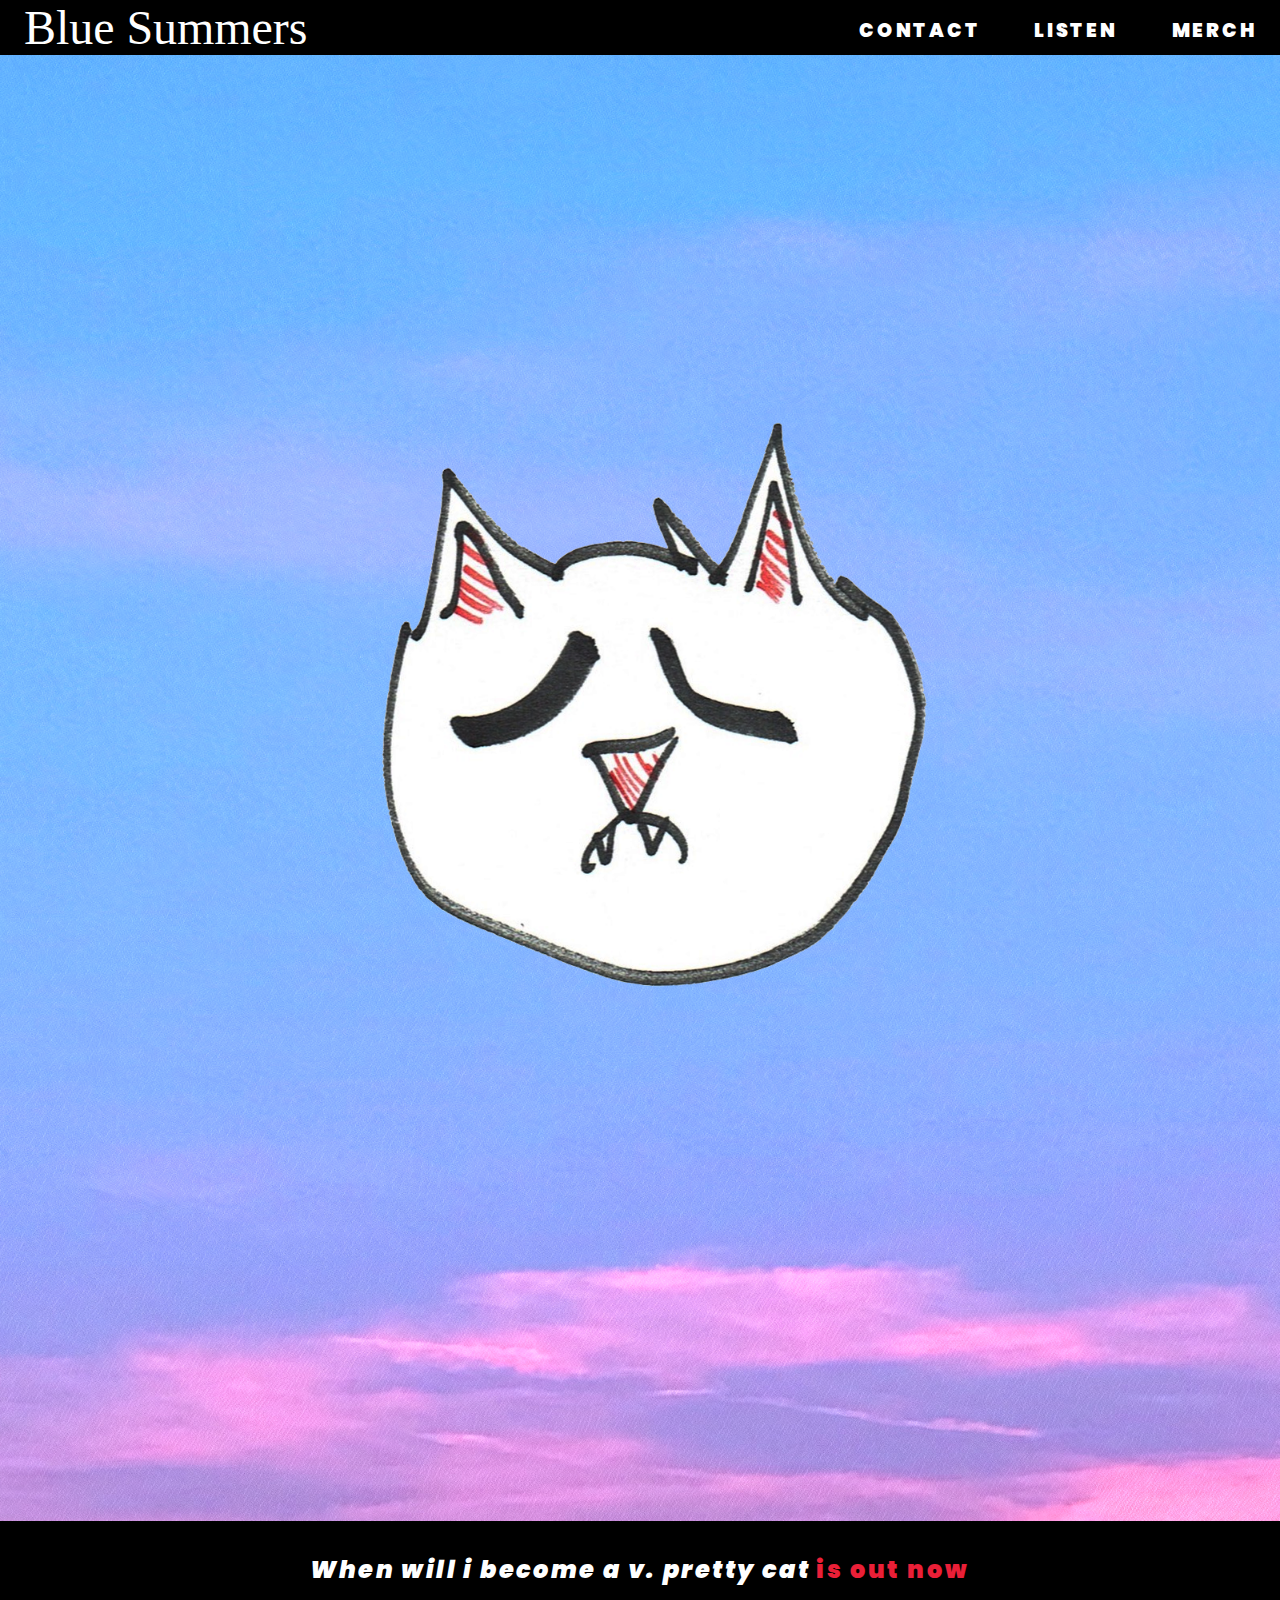
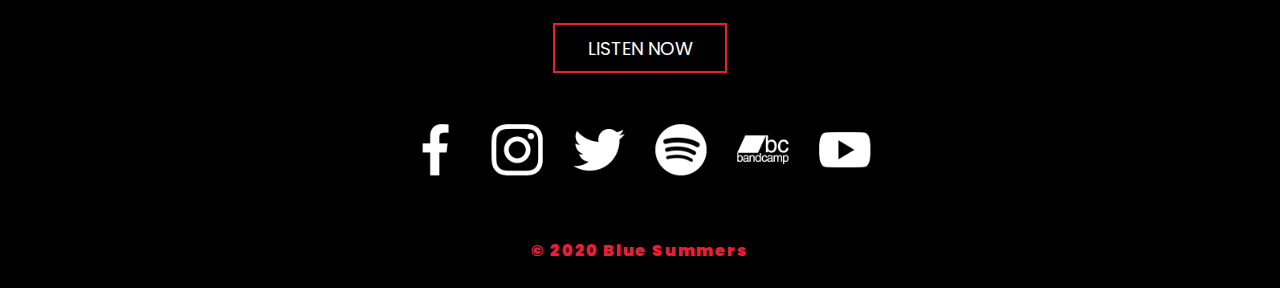
<file: index.html>
<!DOCTYPE html>
<html>

<head>
    <meta charset="UTF-8">
    <meta name="viewport" content="width=device-width, initial-scale=1, shrink-to-fit=no">

    <title>Blue Summers</title>
    <link rel="preload stylesheet" href="../css/font-face.css" type="text/css" as="style">
    <link rel="stylesheet" href="css/main.css" type="text/css">
    <link rel="icon" href="../img/icon/favicon.png" type="image/png" sizes="any">
</head>

<body style="display: none;">
    <a href="index.html" alt="Blue Summers Logo" class="logo">Blue Summers</a>

    <nav class="nav" id="nav">
        <ul>
            <li><a href="../pages/contact.html">CONTACT</a></li>
            <li><a href="../pages/listen.html">LISTEN</a></li>
            <li><a href="../pages/merch.html">MERCH</a></li>
        </ul>
    </nav>

    <div class="l">
        <picture>
            <source srcset="img/album-mob1.png" media="(max-width: 1500px)">
            <source srcset="img/album1.png">
            <img src="img/album1.png" class="bg">
        </picture>
    </div>


    <footer class="footer">
        <p><span>When will i become a v. pretty cat</span> is out now</p>
        <div class="container">
            <a href="https://bluesummers.bandcamp.com/album/when-will-i-become-a-v-pretty-cat"
                class="button button-accent">LISTEN NOW</a>
        </div>
        <div class="container icon-container">
            <a href="https://twitter.com/Bluesummers9/"><img src="img/icon/t.png" class="icon t"></a>
            <a href="https://www.facebook.com/matthew.marquez.39794"><img src="img/icon/f.png" class="icon f"></a>
            <a href="https://www.instagram.com/blue_summers_/"><img src="img/icon/i.png" class="icon i"></a>
            <a href="index.html"><img src="img/icon/s.png" class="icon s"></a>
            <a href="https://bluesummers.bandcamp.com/"><img src="img/icon/b.png" class="icon b"></a>
            <a href="https://www.youtube.com/channel/UCZq-qj-y8a_OeUC-z4VdPvA"><img src="img/icon/y.png"
                    class="icon y"></a>
        </div>
        <p class="copyright">© 2020 Blue Summers</p>
    </footer>

    <input id="toggle" type="checkbox" onclick="burgerFunction()" style="display: none;" />
    <label for="toggle"></label>

    <script type="text/javascript" src="scripts/script.js"></script>
</body>

</html>
</file>
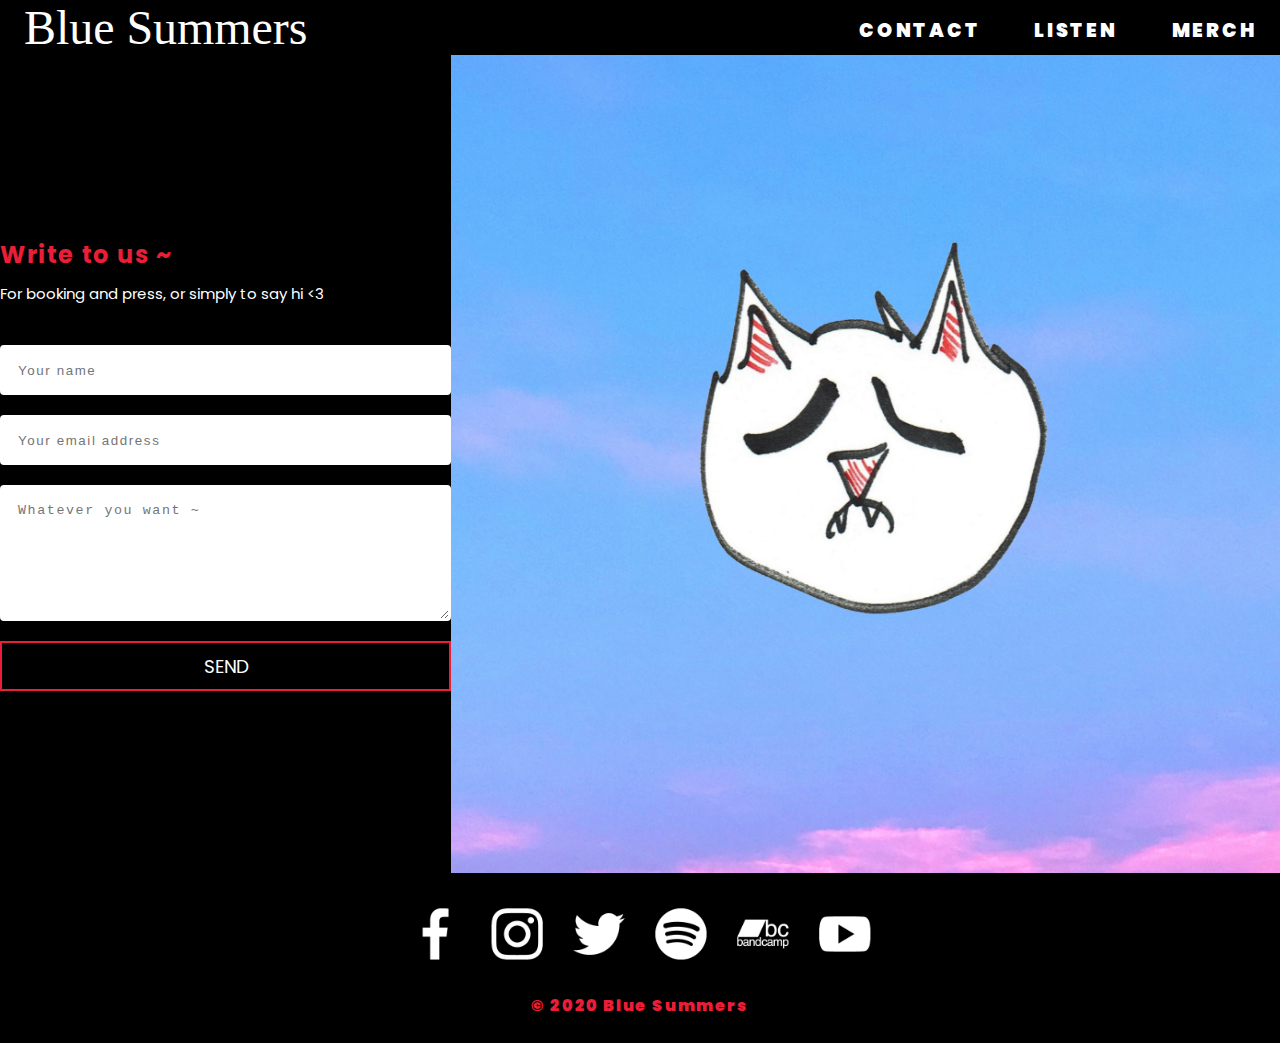
<file: pages/contact.html>
<!DOCTYPE html>
<html>

<head>
    <meta charset="UTF-8">
    <meta name="viewport" content="width=device-width, initial-scale=1, shrink-to-fit=no">

    <title>Blue Summers</title>
    <link rel="preload stylesheet" href="../css/font-face.css" type="text/css" as="style">
    <link rel="stylesheet" href="../css/contact.css" type="text/css">
    <link rel="icon" href="../img/icon/favicon.png" type="image/png" sizes="any">
</head>

<body style="display: none;">
    <a href="../index.html" alt="Blue Summers Logo" class="logo">Blue Summers</a>
    <nav class="nav" id="nav">
        <ul>
            <li><a href="../pages/contact.html">CONTACT</a></li>
            <li><a href="../pages/listen.html">LISTEN</a></li>
            <li><a href="../pages/merch.html">MERCH</a></li>
        </ul>
    </nav>

    <div class="form-container">
        <div class="left">
            <div class="header">
                <h2 class="animation a1">Write to us ~</h2>
                <h4 class="animation a2">For booking and press, or simply to say hi <3</h4> </div> <form class="form"
                        id="form" action="https://formspree.io/xlepvdnk" method="POST">
                        <input type="text" name="name" class="form-field animation a3" placeholder="Your name">
                        <input type="email" name="_replyto" class="form-field animation a4"
                            placeholder="Your email address">
                        <textarea name="message" class="form-field-box animation a5" placeholder="Whatever you want ~"
                            rows="6" cols="50" required></textarea>
                        <a href="javascript:{}" onclick="document.getElementById('form').submit(); return false;"
                            class="button button-accent animation a6">SEND</a>
                        </form>
            </div>
            <div class="right"></div>
        </div>

        <footer class="footer">
            <div class="container icon-container">
                <a href="https://twitter.com/Bluesummers9/"><img src="../img/icon/t.png" class="icon t"></a>
                <a href="https://www.facebook.com/matthew.marquez.39794"><img src="../img/icon/f.png"
                        class="icon f"></a>
                <a href="https://www.instagram.com/blue_summers_/"><img src="../img/icon/i.png" class="icon i"></a>
                <a href=""><img src="../img/icon/s.png" class="icon s"></a>
                <a href="https://bluesummers.bandcamp.com/"><img src="../img/icon/b.png" class="icon b"></a>
                <a href="https://www.youtube.com/channel/UCZq-qj-y8a_OeUC-z4VdPvA"><img src="../img/icon/y.png"
                        class="icon y"></a>
            </div>
            <p class="copyright">© 2020 Blue Summers</p>
        </footer>

        <input id="toggle" type="checkbox" onclick="burgerFunction()" />
        <label for="toggle"></label>

</body>

<script src="../scripts/script.js"></script>

</html>
</file>
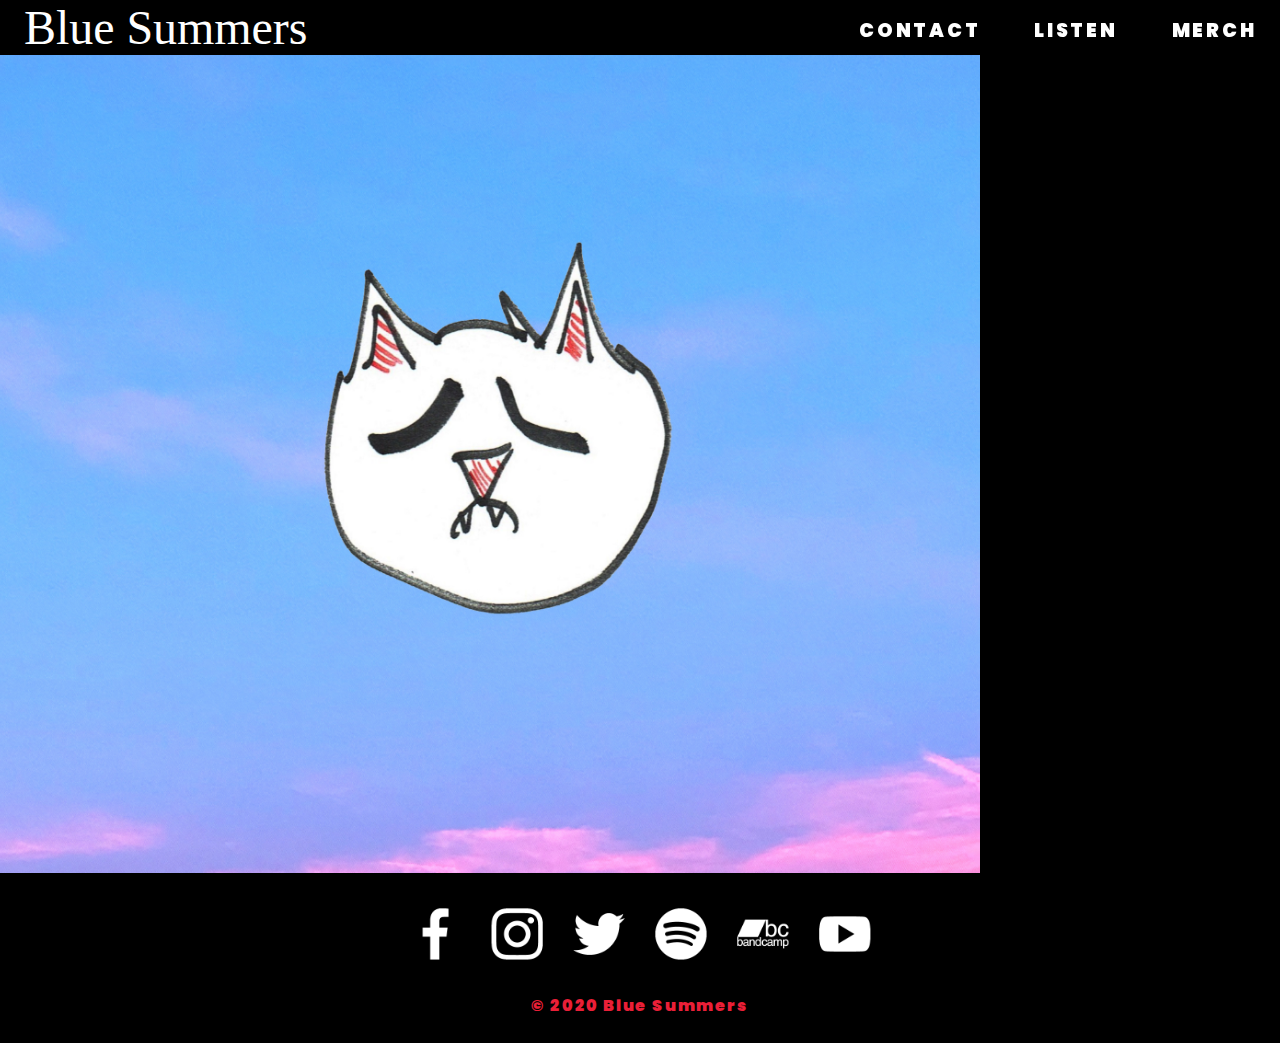
<file: pages/listen.html>
<!DOCTYPE html>
<html>

<head>
    <meta charset="UTF-8">
    <meta name="viewport" content="width=device-width, initial-scale=1, shrink-to-fit=no">

    <title>Blue Summers</title>
    <link rel="preload stylesheet" href="../css/font-face.css" type="text/css" as="style">
    <link rel="stylesheet" href="../css/listen.css" type="text/css">
    <link rel="icon" href="../img/icon/favicon.png" type="image/png" sizes="any">
</head>

<body style="display: none;">
    <a href="../index.html" alt="Blue Summers Logo" class="logo">Blue Summers</a>
    <nav class="nav" id="nav">
        <ul>
            <li><a href="../pages/contact.html">CONTACT</a></li>
            <li><a href="../pages/listen.html">LISTEN</a></li>
            <li><a href="../pages/merch.html">MERCH</a></li>
        </ul>
    </nav>

    <div class="player-container">
        <div class="left"></div>
        <div class="right">
            <iframe class="animation a1" style="border: 0; width: 100%; height: 1000px;"
                src="https://bandcamp.com/EmbeddedPlayer/album=1924659778/size=large/bgcol=ffffff/linkcol=de270f/transparent=true/"
                seamless><a href="http://bluesummers.bandcamp.com/album/when-will-i-become-a-v-pretty-cat">When will I
                    become a v. pretty cat by Blue Summers</a></iframe>
        </div>
    </div>

    <footer class="footer">
        <div class="container icon-container">
            <a href="https://twitter.com/Bluesummers9/"><img src="../img/icon/t.png" class="icon t"></a>
            <a href="https://www.facebook.com/matthew.marquez.39794"><img src="../img/icon/f.png" class="icon f"></a>
            <a href="https://www.instagram.com/blue_summers_/"><img src="../img/icon/i.png" class="icon i"></a>
            <a href=""><img src="../img/icon/s.png" class="icon s"></a>
            <a href="https://bluesummers.bandcamp.com/"><img src="../img/icon/b.png" class="icon b"></a>
            <a href="https://www.youtube.com/channel/UCZq-qj-y8a_OeUC-z4VdPvA"><img src="../img/icon/y.png"
                    class="icon y"></a>
        </div>
        <p class="copyright">© 2020 Blue Summers</p>
    </footer>

    <input id="toggle" type="checkbox" onclick="burgerFunction()" />
    <label for="toggle"></label>

</body>

<script src="../scripts/script.js"></script>

</html>
</file>
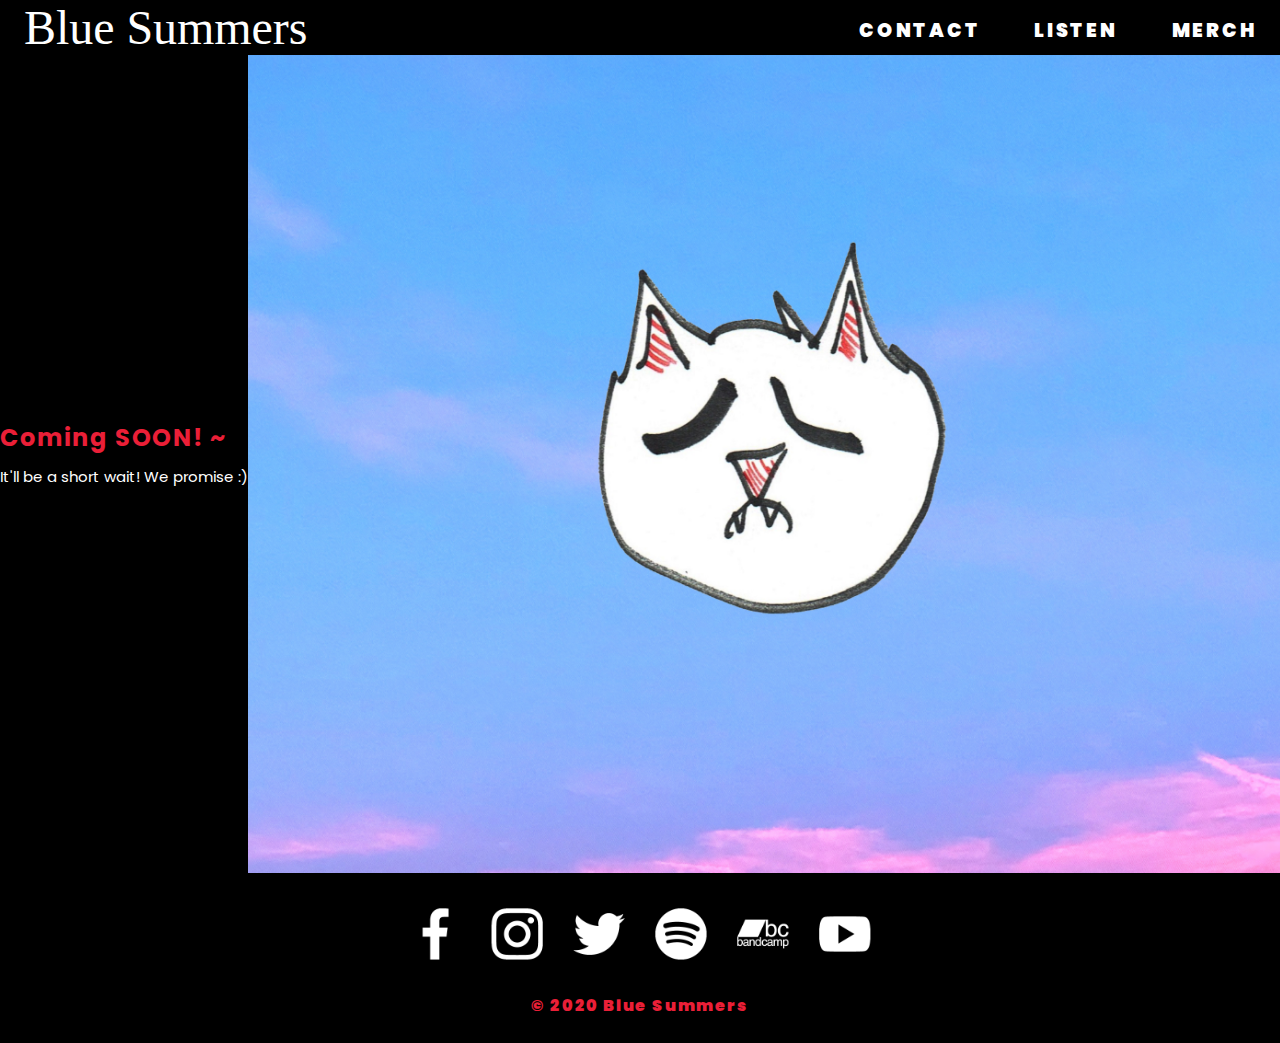
<file: pages/merch.html>
<!DOCTYPE html>
<html>

<head>
    <meta charset="UTF-8">
    <meta name="viewport" content="width=device-width, initial-scale=1, shrink-to-fit=no">

    <title>Blue Summers</title>
    <link rel="preload stylesheet" href="../css/font-face.css" type="text/css" as="style">
    <link rel="stylesheet" href="../css/merch.css" type="text/css">
    <link rel="icon" href="../img/icon/favicon.png" type="image/png" sizes="any">
</head>

<body style="display: none;">
    <a href="../index.html" alt="Blue Summers Logo" class="logo">Blue Summers</a>
    <nav class="nav" id="nav">
        <ul>
            <li><a href="../pages/contact.html">CONTACT</a></li>
            <li><a href="../pages/listen.html">LISTEN</a></li>
            <li><a href="../pages/merch.html">MERCH</a></li>
        </ul>
    </nav>

    <div class="form-container">
        <div class="left">
            <div class="header">
                <h2 class="animation a1">Coming SOON! ~</h2>
                <h4 class="animation a2">It'll be a short wait! <span class="animation1 a3">We promise :)</span></h4>
            </div>
            <div class="form">
            </div>
        </div>
        <div class="right"></div>
    </div>

    <footer class="footer">
        <div class="container icon-container">
            <a href="https://twitter.com/Bluesummers9/"><img src="../img/icon/t.png" class="icon t"></a>
            <a href="https://www.facebook.com/matthew.marquez.39794"><img src="../img/icon/f.png" class="icon f"></a>
            <a href="https://www.instagram.com/blue_summers_/"><img src="../img/icon/i.png" class="icon i"></a>
            <a href=""><img src="../img/icon/s.png" class="icon s"></a>
            <a href="https://bluesummers.bandcamp.com/"><img src="../img/icon/b.png" class="icon b"></a>
            <a href="https://www.youtube.com/channel/UCZq-qj-y8a_OeUC-z4VdPvA"><img src="../img/icon/y.png"
                    class="icon y"></a>
        </div>
        <p class="copyright">© 2020 Blue Summers</p>
    </footer>

    <input id="toggle" type="checkbox" onclick="burgerFunction()" />
    <label for="toggle"></label>

</body>

<script src="../scripts/script.js"></script>

</html>
</file>
<file: css/font-face.css>
@import url('https://fonts.googleapis.com/css2?family=Poppins:wght@600&display=swap');
</file>
<file: css/main.css>
body,
html {
    position: relative;
    left: 0;
    right: 0;
    width: 100%;
    margin: 0;
    background-color: #000000;
}

img {
    max-width: 100%;
    max-height: 100%;
}

/* Typography */

body {
    font-family: 'Poppins', sans-serif;
}

.logo {
    font-family: 'Mistral';
    font-size: 3em;
    color: #FFFFFF;
    letter-spacing: -0.001em;
    text-align: center;
    padding-left: 0.5em;
    -webkit-touch-callout: none;
    -webkit-user-select: none;
    -khtml-user-select: none;
    -moz-user-select: none;
    -ms-user-select: none;
    user-select: none;
}

.logo:link,
.logo:visited {
    text-decoration: none;
}

.logo:hover,
.logo:focus {
    text-decoration: none;
    color: #EA1F37;
}

nav a:hover,
nav a:focus {
    color: #EA1F37;
    text-decoration: none;
}

nav {
    letter-spacing: 0.17em;
    -webkit-touch-callout: none;
    -webkit-user-select: none;
    -khtml-user-select: none;
    -moz-user-select: none;
    -ms-user-select: none;
    user-select: none;
}

/* Navbar */

nav ul {
    margin: 0;
    padding: 0;
    top: 0;
    right: 0;
    position: absolute;
    padding-left: 0.5em;
}

nav li {
    display: inline-block;
    margin: 1em;
}

nav a {
    font-weight: 900;
    text-decoration: none;
    padding: .4em;
    color: #FFFFFF;
    font-size: 1.2rem;
}

/* Burger Menu */

#toggle {
    visibility: hidden;
}

label,
label::before,
label::after {
    position: absolute;
    width: 30px;
    height: 3px;
    border-radius: 5px;
    background: #FFFFFF;
    transition: 0.5s;
    -webkit-transition: 0.5s;
}

label {
    cursor: pointer;
    top: 1.35em;
    left: 87%;
    ;
    transition: 0s;
    -webkit-transition: 0s;
}

label::before {
    content: "";
    transform: translateY(-10px);
    -webkit-transform: translateY(-10px);
}

label::after {
    content: "";
    transform: translateY(10px);
    -webkit-transform: translateY(10px);
}

/* Burger Menu Clicked*/

#toggle:checked+label {
    height: 0px;
    transition: 0s;
}

#toggle:checked+label::before {
    transform: rotate(45deg) translate(0px);
    -webkit-transform: rotate(45deg) translate(0px);
    background: #EA1F37;
}

#toggle:checked+label::after {
    transform: rotate(-45deg) translate(0px);
    -webkit-transform: rotate(-45deg) translate(0px);
    background: #EA1F37;
}

/* Media Queries */

/* Mobile */

@media only screen and (max-width: 750px) {
    .logo {
        font-size: 2.5em;
    }

    nav {
        display: none;
    }

    nav ul {
        z-index: 6;
        background-color: #000000;
        transform: translate(0, 20%);
    }

    nav li {
        text-align: center;
        display: block;
    }

    nav li a {
        display: block;
        margin: 0;
    }

    .footer {
        max-width: 100%;
        margin: 0;
        background-color: #000000;
    }

    .f {
        transform: translate(-90%, -34%) scale(0.1);
    }

    .i {
        transform: translate(-74%, -34%) scale(0.1);
    }

    .t {
        transform: translate(-58%, -34%) scale(0.1);
    }

    .s {
        transform: translate(-42%, -34%) scale(0.1);
    }

    .b {
        transform: translate(-26%, -34%) scale(0.1);
    }

    .y {
        transform: translate(-10%, -34%) scale(0.1);
    }

    .copyright {
        font-size: 1em;
        width: 100%;
        text-align: center;
        margin: 0;
        padding-top: 120px;
        padding-bottom: 20px;
    }
}

/* Wide */

@media only screen and (min-width: 751px) {

    label,
    label::before,
    label::after {
        visibility: hidden;
    }

    .footer {
        max-width: 100%;
        margin: 0;
        background-color: #000000;
    }

    .f {
        transform: translate(-90%, -35%) scale(0.1);
    }

    .i {
        transform: translate(-74%, -35%) scale(0.1);
    }

    .t {
        transform: translate(-58%, -35%) scale(0.1);
    }

    .s {
        transform: translate(-42%, -35%) scale(0.1);
    }

    .b {
        transform: translate(-26%, -35%) scale(0.1);
    }

    .y {
        transform: translate(-10%, -35%) scale(0.1);
    }

    .copyright {
        font-size: 1em;
        width: 100%;
        text-align: center;
        margin: 0;
        padding-top: 165px;
        padding-bottom: 25px;
    }
}

/* Body */

.bg {
    width: 100%;

}

.cat {
    position: absolute;
    z-index: 3;
    top: 50%;
    left: 50%;
    visibility: hidden;
}

/* Footer */

p {
    color: #EA1F37;
    font-size: 1.5rem;
    margin-bottom: 1.5em;
    font-weight: 900;
    margin-top: 1em;
    text-align: center;
    letter-spacing: 0.1em;
}

p span {
    color: #FFFFFF;
    font-style: italic;
}

.container {
    text-align: center;
}

.button {
    text-align: center;
    display: inline-block;
    font-size: 1.15rem;
    text-decoration: none;
    text-transform: uppercase;
    border-width: 2px;
    border-style: solid;
    padding: .5em 1.75em;
    cursor: pointer;
    -webkit-touch-callout: none;
    -webkit-user-select: none;
    -khtml-user-select: none;
    -moz-user-select: none;
    -ms-user-select: none;
    user-select: none;
}

.button-accent {
    color: #FFFFFF;
    border-color: #EA1F37;
}

.button:hover,
.button:focus {
    border-color: #EA1F37;
}

.button:active {
    border-color: #EA1F37;
    background-color: #EA1F37;
    color: #FFFFFF;
}

.icon {
    position: absolute;
    cursor: pointer;
}

.icon:hover,
.icon:focus {
    filter: opacity(0.6);
}
</file>
<file: css/contact.css>
body,
html {
    box-sizing: border-box;
    position: relative;
    left: 0;
    right: 0;
    top: 0;
    bottom: 0;
    margin: 0;
    height: 4%;
    width: 100%;
    background-color: #000000;

}

img {
    max-width: 100%;
    height: auto;
}

/* Typography */

body {
    font-family: 'Poppins', sans-serif;
}

.logo {
    font-family: 'Mistral';
    font-size: 3em;
    color: #FFFFFF;
    letter-spacing: -0.001em;
    text-align: center;
    padding-left: 0.5em;
    -webkit-touch-callout: none;
    -webkit-user-select: none;
    -khtml-user-select: none;
    -moz-user-select: none;
    -ms-user-select: none;
    user-select: none;
}

.logo:link,
.logo:visited {
    text-decoration: none;
}

.logo:hover,
.logo:focus {
    text-decoration: none;
    color: #EA1F37;
}

nav a:hover,
nav a:focus {
    color: #EA1F37;
    text-decoration: none;
}

nav {
    letter-spacing: 0.17em;
    -webkit-touch-callout: none;
    -webkit-user-select: none;
    -khtml-user-select: none;
    -moz-user-select: none;
    -ms-user-select: none;
    user-select: none;
}


/* Navbar */

nav ul {
    margin: 0;
    padding: 0;
    top: 0;
    right: 0;
    position: absolute;
    padding-left: 0.5em;
}

nav li {
    display: inline-block;
    margin: 1em;
}

nav a {
    font-weight: 900;
    text-decoration: none;
    padding: .4em;
    color: #FFFFFF;
    font-size: 1.2rem;
}

/* Burger Menu */

#toggle {
    transform: translate(-100%, -100000%);
    visibility: hidden;
}

label,
label::before,
label::after {
    position: absolute;
    width: 30px;
    height: 3px;
    border-radius: 5px;
    background: #FFFFFF;
    transition: 0.5s;
    -webkit-transition: 0.5s;
}

label {
    cursor: pointer;
    top: 1.35em;
    left: 87%;
    ;
    transition: 0s;
    -webkit-transition: 0s;
}

label::before {
    content: "";
    transform: translateY(-10px);
    -webkit-transform: translateY(-10px);
}

label::after {
    content: "";
    transform: translateY(10px);
    -webkit-transform: translateY(10px);
}

/* Burger Menu Clicked*/

#toggle:checked+label {
    height: 0px;
    transition: 0s;
}

#toggle:checked+label::before {
    transform: rotate(45deg) translate(0px);
    -webkit-transform: rotate(45deg) translate(0px);
    background: #EA1F37;
}

#toggle:checked+label::after {
    transform: rotate(-45deg) translate(0px);
    -webkit-transform: rotate(-45deg) translate(0px);
    background: #EA1F37;
}

/* Media Queries */

/* Mobile */

@media only screen and (max-width: 750px) {
    .logo {
        font-size: 2.5em;
    }

    nav {
        display: none;
    }

    nav ul {
        z-index: 6;
        background-color: #000000;
        transform: translate(0, 20%);
    }

    nav li {
        text-align: center;
        display: block;
    }

    nav li a {
        display: block;
        margin: 0;
    }

    .right {
        flex: 1;
        background-color: black;
        background-image: url('../img/album-mob1.png');
        background-size: cover;
        background-repeat: no-repeat;
        background-position: center;
    }

    .footer {
        max-width: 100%;
        margin-top: 20px;
        background-color: #000000;
        height: 90px;
    }

    .form-container {
        display: flex;
        height: 77.5vh;
    }

    .f {
        transform: translate(-90%, -39%) scale(0.1);
    }

    .i {
        transform: translate(-74%, -39%) scale(0.1);
    }

    .t {
        transform: translate(-58%, -39%) scale(0.1);
    }

    .s {
        transform: translate(-42%, -39%) scale(0.1);
    }

    .b {
        transform: translate(-26%, -39%) scale(0.1);
    }

    .y {
        transform: translate(-10%, -40%) scale(0.1);
    }

    .copyright {
        font-size: 1em;
        width: 100%;
        text-align: center;
        margin: 0;
        padding-top: 100px;
        padding-bottom: 25px;
    }
}

/* Wide */

@media only screen and (min-width: 751px) {

    label,
    label::before,
    label::after {
        visibility: hidden;
    }

    .form-container {
        display: flex;
        height: 90.90vh;
    }

    .right {
        flex: 1;
        background-color: black;
        background-image: url('../img/album1.png');
        background-size: cover;
        background-repeat: no-repeat;
        background-position: center;
    }

    .footer {
        max-width: 100%;
        margin-top: 20px;
        background-color: #000000;
        height: 100px;
    }

    .f {
        transform: translate(-90%, -42%) scale(0.1);
    }

    .i {
        transform: translate(-74%, -42%) scale(0.1);
    }

    .t {
        transform: translate(-58%, -42%) scale(0.1);
    }

    .s {
        transform: translate(-42%, -42%) scale(0.1);
    }

    .b {
        transform: translate(-26%, -42%) scale(0.1);
    }

    .y {
        transform: translate(-10%, -42%) scale(0.1);
    }

    .copyright {
        font-size: 1em;
        width: 100%;
        text-align: center;
        margin: 0;
        padding-top: 100px;
        padding-bottom: 25px;
    }
}

/* Body */

.left {
    overflow: hidden;
    display: flex;
    flex-wrap: wrap;
    flex-direction: column;
    justify-content: center;
    animation-name: left;
    animation-duration: 1s;
    animation-fill-mode: both;
    animation-delay: 1s;
}

h2 {
    margin: 0;
    letter-spacing: 0.1rem;
    color: #EA1F37;
}

h4 {
    margin-top: 10px;
    font-weight: normal;
    font-size: 15px;
    color: #FFFFFF;
}

.form {
    max-width: 100%;
    display: flex;
    flex-direction: column;
}

.form>p {
    text-align: right;
}

.form>p>a {
    color: #FFFFFF;
    font-size: 14px;
}

.form-field {
    height: 46px;
    padding: 0 16px;
    border: 2px solid #FFFFFF;
    border-radius: 4px;
    letter-spacing: 0.1rem;
    outline: 0;
    transition: .2s;
    margin-top: 20px;
}

.form-field-box {
    background-color: #FFFFFF;
    height: 100px;
    padding: 16px 16px;
    border: 2px solid #FFFFFF;
    border-radius: 4px;
    letter-spacing: 0.1rem;
    outline: 0;
    transition: .2s;
    margin-top: 20px;
    margin-bottom: 20px;
}

.form-field:focus,
.form-field-box:focus {
    border-color: #EA1F37;
}

.button {
    text-align: center;
    display: inline-block;
    font-size: 1.15rem;
    text-decoration: none;
    text-transform: uppercase;
    border-width: 2px;
    border-style: solid;
    padding: .5em 1.75em;
    cursor: pointer;
    -webkit-touch-callout: none;
    -webkit-user-select: none;
    -khtml-user-select: none;
    -moz-user-select: none;
    -ms-user-select: none;
    user-select: none;
}

.button-accent {
    color: #FFFFFF;
    border-color: #EA1F37;
}

.button:hover,
.button:focus {
    border-color: #EA1F37;
}

.button:active {
    border-color: #EA1F37;
    background-color: #EA1F37;
    color: #FFFFFF;
}

.animation {
    animation-name: move;
    animation-duration: .4s;
    animation-fill-mode: both;
    animation-delay: 2s;
}

.a1 {
    animation-delay: 2s;
}

.a2 {
    animation-delay: 2.1s;
}

.a3 {
    animation-delay: 2.2s;
}

.a4 {
    animation-delay: 2.3s;
}

.a5 {
    animation-delay: 2.4s;
}

.a6 {
    animation-delay: 2.5s;
}

@keyframes move {
    0% {
        opacity: 0;
        visibility: hidden;
        transform: translateY(-40px);
    }

    100% {
        opacity: 1;
        visibility: visible;
        transform: translateY(0);
    }
}

@keyframes left {
    0% {
        opacity: 0;
        width: 0;
    }

    100% {
        opacity: 1;
        padding: 20px 40px;
        width: 440px;
    }
}

.bg {
    z-index: 1;
    top: 0;
    left: 0;
    height: 0;
}

.cat {
    position: absolute;
    z-index: 3;
    top: 50%;
    left: 50%;
    visibility: hidden;
}

/* Footer */

p {
    color: #EA1F37;
    font-size: 1.5rem;
    margin-bottom: 1.5em;
    font-weight: 900;
    margin-top: 1em;
    text-align: center;
    letter-spacing: 0.1em;
}

p span {
    color: #FFFFFF;
    font-style: italic;
}

.container {
    text-align: center;
}

.icon {
    position: absolute;
    cursor: pointer;
}

.icon:hover,
.icon:focus {
    filter: opacity(0.6);
}
</file>
<file: css/listen.css>
body,
html {
    box-sizing: border-box;
    position: relative;
    left: 0;
    right: 0;
    top: 0;
    bottom: 0;
    margin: 0;
    height: 4%;
    width: 100%;
    background-color: #000000;

}

img {
    max-width: 100%;
    height: auto;
}

/* Typography */

body {
    font-family: 'Poppins', sans-serif;
}

.logo {
    font-family: 'Mistral';
    font-size: 3em;
    color: #FFFFFF;
    letter-spacing: -0.001em;
    text-align: center;
    padding-left: 0.5em;
    -webkit-touch-callout: none;
    -webkit-user-select: none;
    -khtml-user-select: none;
    -moz-user-select: none;
    -ms-user-select: none;
    user-select: none;
}

.logo:link,
.logo:visited {
    text-decoration: none;
}

.logo:hover,
.logo:focus {
    text-decoration: none;
    color: #EA1F37;
}

nav a:hover,
nav a:focus {
    color: #EA1F37;
    text-decoration: none;
}

nav {
    letter-spacing: 0.17em;
    -webkit-touch-callout: none;
    -webkit-user-select: none;
    -khtml-user-select: none;
    -moz-user-select: none;
    -ms-user-select: none;
    user-select: none;
}


/* Navbar */

nav ul {
    margin: 0;
    padding: 0;
    top: 0;
    right: 0;
    position: absolute;
    padding-left: 0.5em;
}

nav li {
    display: inline-block;
    margin: 1em;
}

nav a {
    font-weight: 900;
    text-decoration: none;
    padding: .4em;
    color: #FFFFFF;
    font-size: 1.2rem;
}

/* Burger Menu */

#toggle {
    transform: translate(-100%, -100000%);
    visibility: hidden;
}

label,
label::before,
label::after {
    position: absolute;
    width: 30px;
    height: 3px;
    border-radius: 5px;
    background: #FFFFFF;
    transition: 0.5s;
    -webkit-transition: 0.5s;
}

label {
    cursor: pointer;
    top: 1.35em;
    left: 87%;
    ;
    transition: 0s;
    -webkit-transition: 0s;
}

label::before {
    content: "";
    transform: translateY(-10px);
    -webkit-transform: translateY(-10px);
}

label::after {
    content: "";
    transform: translateY(10px);
    -webkit-transform: translateY(10px);
}

/* Burger Menu Clicked*/

#toggle:checked+label {
    height: 0px;
    transition: 0s;
}

#toggle:checked+label::before {
    transform: rotate(45deg) translate(0px);
    -webkit-transform: rotate(45deg) translate(0px);
    background: #EA1F37;
}

#toggle:checked+label::after {
    transform: rotate(-45deg) translate(0px);
    -webkit-transform: rotate(-45deg) translate(0px);
    background: #EA1F37;
}

/* Media Queries */

/* Mobile */

@media only screen and (max-width: 750px) {
    .logo {
        font-size: 2.5em;
    }

    nav {
        display: none;
    }

    nav ul {
        z-index: 6;
        background-color: #000000;
        transform: translate(0, 20%);
    }

    nav li {
        text-align: center;
        display: block;
    }

    nav li a {
        display: block;
        margin: 0;
    }

    .left {
        flex: 1;
        background-color: black;
        background-image: url('../img/album-mob1.png');
        background-size: cover;
        background-repeat: no-repeat;
        background-position: center;
    }

    .footer {
        max-width: 100%;
        margin-top: 20px;
        background-color: #000000;
        height: 90px;
    }

    .player-container {
        display: flex;
        height: 77.5vh;
    }

    .f {
        transform: translate(-90%, -39%) scale(0.1);
    }

    .i {
        transform: translate(-74%, -39%) scale(0.1);
    }

    .t {
        transform: translate(-58%, -39%) scale(0.1);
    }

    .s {
        transform: translate(-42%, -39%) scale(0.1);
    }

    .b {
        transform: translate(-26%, -39%) scale(0.1);
    }

    .y {
        transform: translate(-10%, -39%) scale(0.1);
    }

    .copyright {
        font-size: 1em;
        width: 100%;
        text-align: center;
        margin: 0;
        padding-top: 100px;
        padding-bottom: 25px;
    }
}

/* Wide */

@media only screen and (min-width: 751px) {

    label,
    label::before,
    label::after {
        visibility: hidden;
    }

    .left {
        flex: 1;
        background-color: black;
        background-image: url('../img/album1.png');
        background-size: cover;
        background-repeat: no-repeat;
        background-position: center;
    }

    .footer {
        max-width: 100%;
        margin-top: 20px;
        background-color: #000000;
        height: 100px;
    }

    .player-container {
        display: flex;
        height: 90.90vh;
    }

    .f {
        transform: translate(-90%, -42%) scale(0.1);
    }

    .i {
        transform: translate(-74%, -42%) scale(0.1);
    }

    .t {
        transform: translate(-58%, -42%) scale(0.1);
    }

    .s {
        transform: translate(-42%, -42%) scale(0.1);
    }

    .b {
        transform: translate(-26%, -42%) scale(0.1);
    }

    .y {
        transform: translate(-10%, -42%) scale(0.1);
    }

    .copyright {
        font-size: 1em;
        width: 100%;
        text-align: center;
        margin: 0;
        padding-top: 100px;
        padding-bottom: 25px;
    }
}

/* Body */

.right {
    overflow: hidden;
    display: flex;
    flex-wrap: wrap;
    flex-direction: column;
    justify-content: center;
    animation-name: right;
    animation-duration: 1s;
    animation-fill-mode: both;
    animation-delay: 1s;
}

.animation {
    animation-name: move;
    animation-duration: .4s;
    animation-fill-mode: both;
    animation-delay: 2s;
}

.a1 {
    animation-delay: 2s;
}

@keyframes move {
    0% {
        opacity: 0;
        visibility: hidden;
        transform: translateY(-40px);
    }

    100% {
        opacity: 1;
        visibility: visible;
        transform: translateY(0);
    }
}

@keyframes right {
    0% {
        opacity: 0;
        width: 0;
    }

    100% {
        opacity: 1;
        padding: 20px 40px;
        width: 440px;
    }
}

.bg {
    z-index: 1;
    top: 0;
    left: 0;
    height: 0;
}

.cat {
    position: absolute;
    z-index: 3;
    top: 50%;
    left: 50%;
    visibility: hidden;
}

/* Footer */

p {
    color: #EA1F37;
    font-size: 1.5rem;
    margin-bottom: 1.5em;
    font-weight: 900;
    margin-top: 1em;
    text-align: center;
    letter-spacing: 0.1em;
}

p span {
    color: #FFFFFF;
    font-style: italic;
}

.container {
    text-align: center;
}

.icon {
    position: absolute;
    cursor: pointer;
}

.icon:hover,
.icon:focus {
    filter: opacity(0.6);
}
</file>
<file: css/merch.css>
body,
html {
    box-sizing: border-box;
    position: relative;
    left: 0;
    right: 0;
    top: 0;
    bottom: 0;
    margin: 0;
    height: 4%;
    width: 100%;
    background-color: #000000;

}

img {
    max-width: 100%;
    height: auto;
}

/* Typography */

body {
    font-family: 'Poppins', sans-serif;
}

.logo {
    font-family: 'Mistral';
    font-size: 3em;
    color: #FFFFFF;
    letter-spacing: -0.001em;
    text-align: center;
    padding-left: 0.5em;
}

.logo:link,
.logo:visited {
    text-decoration: none;
}

.logo:hover,
.logo:focus {
    text-decoration: none;
    color: #EA1F37;
}

nav a:hover,
nav a:focus {
    color: #EA1F37;
    text-decoration: none;
}

nav {
    letter-spacing: 0.17em;
}

/* Navbar */

nav ul {
    margin: 0;
    padding: 0;
    top: 0;
    right: 0;
    position: absolute;
    padding-left: 0.5em;
}

nav li {
    display: inline-block;
    margin: 1em;
}

nav a {
    font-weight: 900;
    text-decoration: none;
    padding: .4em;
    color: #FFFFFF;
    font-size: 1.2rem;
}

/* Burger Menu */

#toggle {
    transform: translate(-100%, -100000%);
    visibility: hidden;
}

label,
label::before,
label::after {
    position: absolute;
    width: 30px;
    height: 3px;
    border-radius: 5px;
    background: #FFFFFF;
    transition: 0.5s;
    -webkit-transition: 0.5s;
}

label {
    cursor: pointer;
    top: 1.35em;
    left: 87%;
    ;
    transition: 0s;
    -webkit-transition: 0s;
}

label::before {
    content: "";
    transform: translateY(-10px);
    -webkit-transform: translateY(-10px);
}

label::after {
    content: "";
    transform: translateY(10px);
    -webkit-transform: translateY(10px);
}

/* Burger Menu Clicked*/

#toggle:checked+label {
    height: 0px;
    transition: 0s;
}

#toggle:checked+label::before {
    transform: rotate(45deg) translate(0px);
    -webkit-transform: rotate(45deg) translate(0px);
    background: #EA1F37;
}

#toggle:checked+label::after {
    transform: rotate(-45deg) translate(0px);
    -webkit-transform: rotate(-45deg) translate(0px);
    background: #EA1F37;
}

/* Media Queries */

/* Mobile */

@media only screen and (max-width: 750px) {
    .logo {
        font-size: 2.5em;
    }

    nav {
        display: none;
    }

    nav ul {
        z-index: 6;
        background-color: #000000;
        transform: translate(0, 20%);
    }

    nav li {
        text-align: center;
        display: block;
    }

    nav li a {
        display: block;
        margin: 0;
    }

    .right {
        flex: 1;
        background-color: black;
        background-image: url('../img/album-mob1.png');
        background-size: cover;
        background-repeat: no-repeat;
        background-position: center;
    }

    .footer {
        max-width: 100%;
        margin-top: 20px;
        background-color: #000000;
        height: 90px;
    }

    .form-container {
        display: flex;
        height: 77.5vh;
    }

    .f {
        transform: translate(-90%, -39%) scale(0.1);
    }

    .i {
        transform: translate(-74%, -39%) scale(0.1);
    }

    .t {
        transform: translate(-58%, -39%) scale(0.1);
    }

    .s {
        transform: translate(-42%, -39%) scale(0.1);
    }

    .b {
        transform: translate(-26%, -39%) scale(0.1);
    }

    .y {
        transform: translate(-10%, -39%) scale(0.1);
    }

    .copyright {
        font-size: 1em;
        width: 100%;
        text-align: center;
        margin: 0;
        padding-top: 100px;
        padding-bottom: 25px;
    }
}

/* Wide */

@media only screen and (min-width: 751px) {

    label,
    label::before,
    label::after {
        visibility: hidden;
    }

    .right {
        flex: 1;
        background-color: black;
        background-image: url('../img/album1.png');
        background-size: cover;
        background-repeat: no-repeat;
        background-position: center;
    }

    .footer {
        max-width: 100%;
        margin-top: 20px;
        background-color: #000000;
        height: 100px;
    }

    .form-container {
        display: flex;
        height: 90.90vh;
    }

    .f {
        transform: translate(-90%, -42%) scale(0.1);
    }

    .i {
        transform: translate(-74%, -42%) scale(0.1);
    }

    .t {
        transform: translate(-58%, -42%) scale(0.1);
    }

    .s {
        transform: translate(-42%, -42%) scale(0.1);
    }

    .b {
        transform: translate(-26%, -42%) scale(0.1);
    }

    .y {
        transform: translate(-10%, -42%) scale(0.1);
    }

    .copyright {
        font-size: 1em;
        width: 100%;
        text-align: center;
        margin: 0;
        padding-top: 100px;
        padding-bottom: 25px;
    }
}

/* Body */

.left {
    overflow: hidden;
    display: flex;
    flex-wrap: wrap;
    flex-direction: column;
    justify-content: center;
    animation-name: left;
    animation-duration: 1s;
    animation-fill-mode: both;
    animation-delay: 1s;
}

h2 {
    margin: 0;
    letter-spacing: 0.1rem;
    color: #EA1F37;
}

h4 {
    margin-top: 10px;
    font-weight: normal;
    font-size: 15px;
    color: #FFFFFF;
}

.form {
    max-width: 100%;
    display: flex;
    flex-direction: column;
}

.form>p {
    text-align: right;
}

.form>p>a {
    color: #FFFFFF;
    font-size: 14px;
}

.form-field {
    height: 46px;
    padding: 0 16px;
    border: 2px solid #FFFFFF;
    border-radius: 4px;
    letter-spacing: 0.1rem;
    outline: 0;
    transition: .2s;
    margin-top: 20px;
}

.form-field-box {
    background-color: #FFFFFF;
    height: 100px;
    padding: 16px 16px;
    border: 2px solid #FFFFFF;
    border-radius: 4px;
    letter-spacing: 0.1rem;
    outline: 0;
    transition: .2s;
    margin-top: 20px;
    margin-bottom: 20px;
}

.form-field:focus,
.form-field-box:focus {
    border-color: #EA1F37;
}

.button {
    text-align: center;
    display: inline-block;
    font-size: 1.15rem;
    text-decoration: none;
    text-transform: uppercase;
    border-width: 2px;
    border-style: solid;
    padding: .5em 1.75em;
}

.button-accent {
    color: #EA1F37;
    border-color: #EA1F37;
}

.button:hover,
.button:focus {
    color: #fd475d;
    border-color: #fd475d;
}

.animation {
    animation-name: move;
    animation-duration: .4s;
    animation-fill-mode: both;
    animation-delay: 2s;
}

.animation1 {
    animation-name: move;
    animation-duration: 1s;
    animation-fill-mode: both;
    animation-delay: 2s;
}

.a1 {
    animation-delay: 2s;
}

.a2 {
    animation-delay: 2.1s;
}

.a3 {
    animation-delay: 3.5s;
}


@keyframes move {
    0% {
        opacity: 0;
        visibility: hidden;
        transform: translateY(-40px);
    }

    100% {
        opacity: 1;
        visibility: visible;
        transform: translateY(0);
    }
}

@keyframes left {
    0% {
        opacity: 0;
        width: 0;
    }

    100% {
        opacity: 1;
        padding: 20px 40px;
        width: 440px;
    }
}

.bg {
    z-index: 1;
    top: 0;
    left: 0;
    height: 0;
}

.cat {
    position: absolute;
    z-index: 3;
    top: 50%;
    left: 50%;
    visibility: hidden;
}

/* Footer */

p {
    color: #EA1F37;
    font-size: 1.5rem;
    margin-bottom: 1.5em;
    font-weight: 900;
    margin-top: 1em;
    text-align: center;
    letter-spacing: 0.1em;
}

p span {
    color: #FFFFFF;
    font-style: italic;
}

.container {
    text-align: center;
}

.icon {
    position: absolute;
    cursor: pointer;
}

.icon:hover,
.icon:focus {
    filter: opacity(0.6);
}
</file>
